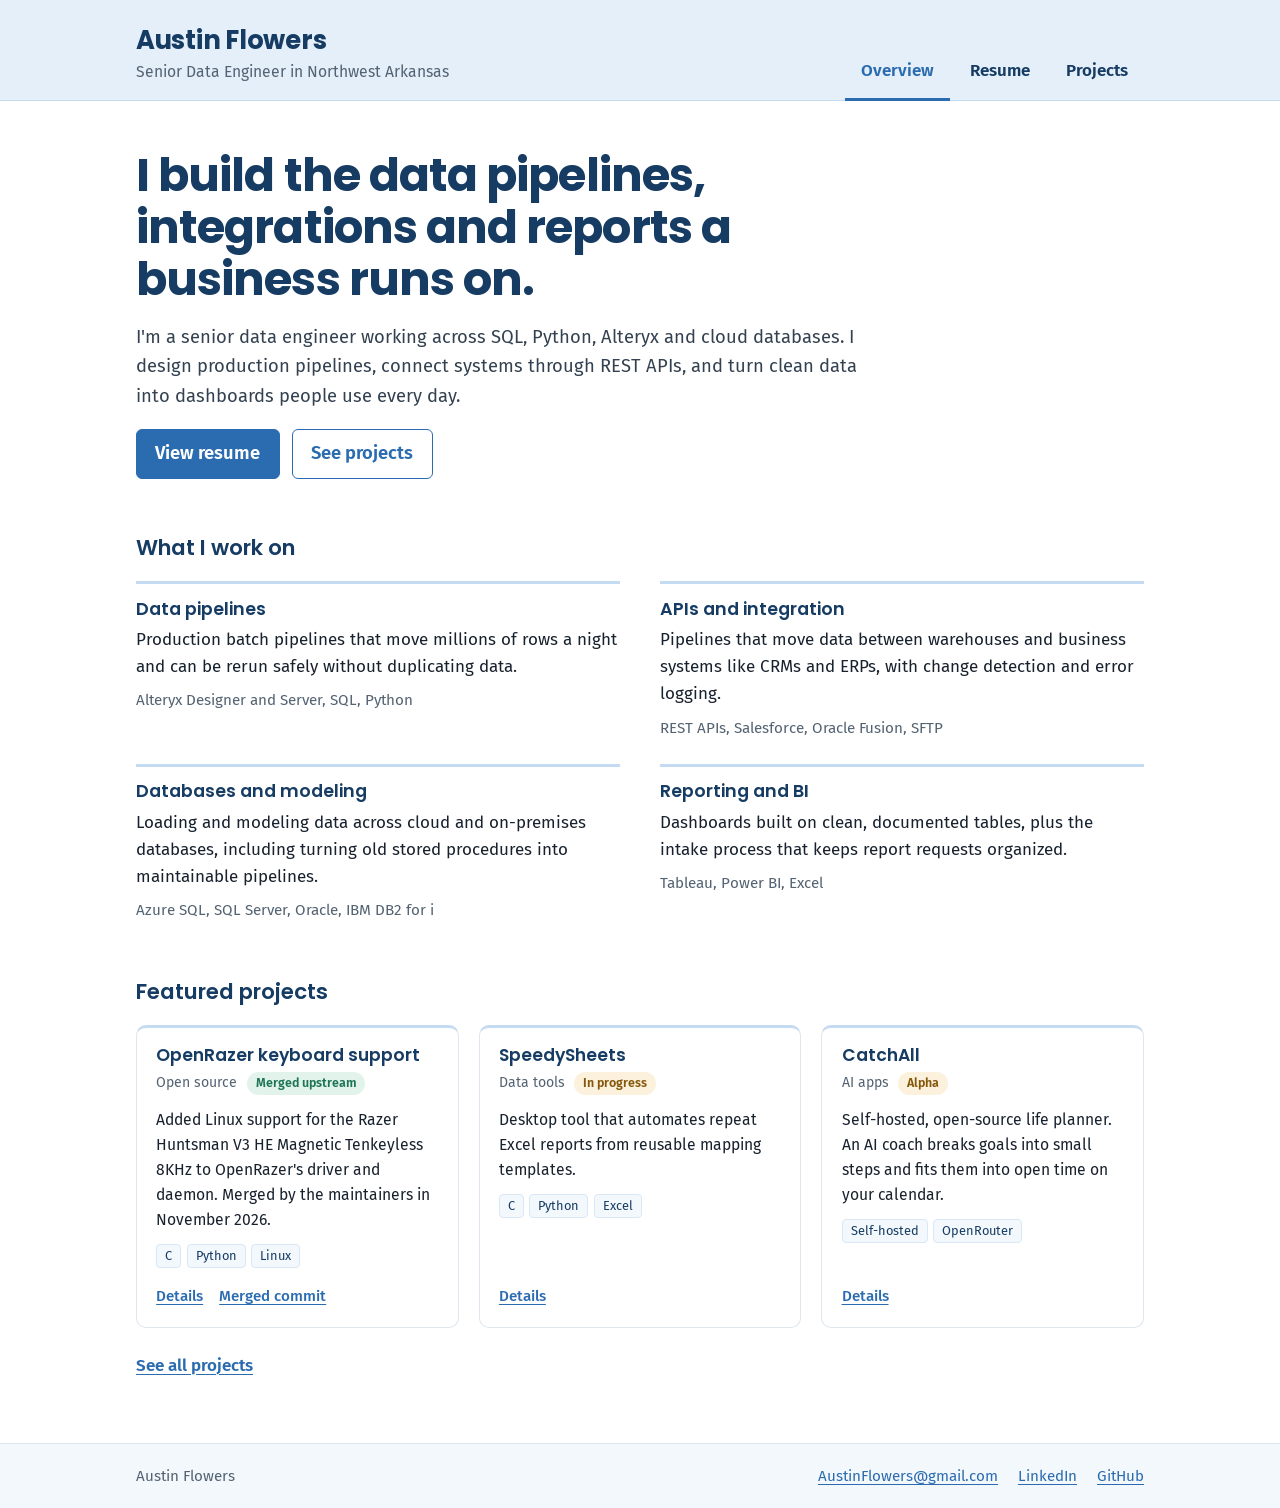
<file: index.html>
<!DOCTYPE html>
<html lang="en">
<head>
  <meta charset="utf-8">
  <meta name="viewport" content="width=device-width, initial-scale=1">
  <title>Austin Flowers | Senior Data Engineer</title>
  <meta name="description" content="Austin Flowers, senior data engineer. Production data pipelines, API integrations, databases and Tableau reporting.">
  <meta property="og:title" content="Austin Flowers, Senior Data Engineer">
  <meta property="og:description" content="Production data pipelines, API integrations, databases and reporting.">
  <meta property="og:type" content="website">
  <meta property="og:url" content="https://austin-flowers.github.io/">
  <link rel="icon" href="assets/favicon.svg" type="image/svg+xml">
  <link rel="preload" href="assets/fonts/poppins-latin-700-normal.woff2" as="font" type="font/woff2" crossorigin>
  <link rel="preload" href="assets/fonts/fira-sans-latin-400-normal.woff2" as="font" type="font/woff2" crossorigin>
  <link rel="stylesheet" href="assets/style.css">
</head>
<body>
  <a class="skip" href="#main">Skip to content</a>

  <!-- Header: same block on every page; only aria-current changes -->
  <header class="site-head">
    <div class="wrap">
      <div class="brand">
        <a class="brand__name" href="./">Austin Flowers</a>
        <p class="brand__role">Senior Data Engineer in Northwest Arkansas</p>
      </div>
      <nav aria-label="Pages">
        <ul class="tabs">
          <li><a href="./" aria-current="page">Overview</a></li>
          <li><a href="resume.html">Resume</a></li>
          <li><a href="projects.html">Projects</a></li>
        </ul>
      </nav>
    </div>
  </header>

  <main id="main" class="page">
    <div class="wrap">
      <section class="intro" aria-labelledby="intro-title">
        <h1 id="intro-title">I build the data pipelines, integrations and reports a business runs on.</h1>
        <p>I'm a senior data engineer working across SQL, Python, Alteryx and cloud databases. I design production pipelines, connect systems through REST APIs, and turn clean data into dashboards people use every day.</p>
        <p class="actions">
          <a class="btn btn--solid" href="resume.html">View resume</a>
          <a class="btn" href="projects.html">See projects</a>
        </p>
      </section>

      <section aria-labelledby="areas-title">
        <h2 class="section-title" id="areas-title">What I work on</h2>
        <div class="areas">
          <div class="area">
            <h3>Data pipelines</h3>
            <p>Production batch pipelines that move millions of rows a night and can be rerun safely without duplicating data.</p>
            <p class="tools">Alteryx Designer and Server, SQL, Python</p>
          </div>
          <div class="area">
            <h3>APIs and integration</h3>
            <p>Pipelines that move data between warehouses and business systems like CRMs and ERPs, with change detection and error logging.</p>
            <p class="tools">REST APIs, Salesforce, Oracle Fusion, SFTP</p>
          </div>
          <div class="area">
            <h3>Databases and modeling</h3>
            <p>Loading and modeling data across cloud and on-premises databases, including turning old stored procedures into maintainable pipelines.</p>
            <p class="tools">Azure SQL, SQL Server, Oracle, IBM DB2 for i</p>
          </div>
          <div class="area">
            <h3>Reporting and BI</h3>
            <p>Dashboards built on clean, documented tables, plus the intake process that keeps report requests organized.</p>
            <p class="tools">Tableau, Power BI, Excel</p>
          </div>
        </div>
      </section>

      <section aria-labelledby="featured-title">
        <h2 class="section-title" id="featured-title">Featured projects</h2>
        <div class="tiles" id="featured-tiles"><!-- filled from data/projects.json --></div>
        <p class="more-link"><a href="projects.html">See all projects</a></p>
      </section>
    </div>
  </main>

  <footer class="site-foot">
    <div class="wrap">
      <p>Austin Flowers</p>
      <ul>
        <li><a href="mailto:AustinFlowers@gmail.com">AustinFlowers@gmail.com</a></li>
        <li><a href="https://www.linkedin.com/in/apflowers/">LinkedIn</a></li>
        <li><a href="https://github.com/Austin-Flowers">GitHub</a></li>
      </ul>
    </div>
  </footer>

  <script src="assets/site.js" defer></script>
</body>
</html>
</file>
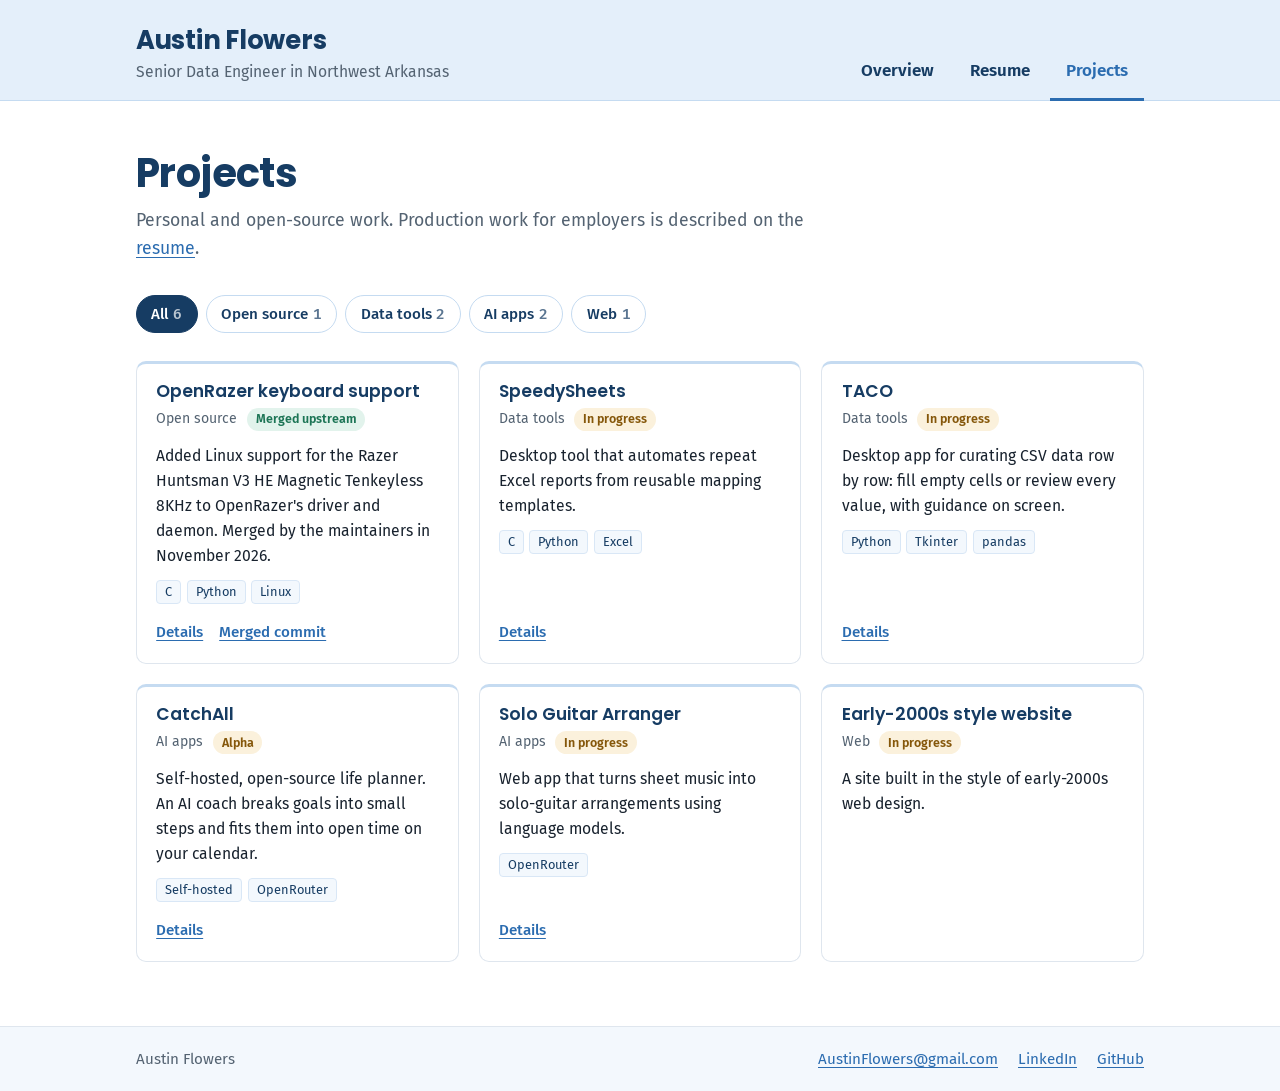
<file: projects.html>
<!DOCTYPE html>
<html lang="en">
<head>
  <meta charset="utf-8">
  <meta name="viewport" content="width=device-width, initial-scale=1">
  <title>Projects | Austin Flowers</title>
  <meta name="description" content="Personal and open-source projects by Austin Flowers, senior data engineer.">
  <link rel="icon" href="assets/favicon.svg" type="image/svg+xml">
  <link rel="preload" href="assets/fonts/poppins-latin-700-normal.woff2" as="font" type="font/woff2" crossorigin>
  <link rel="preload" href="assets/fonts/fira-sans-latin-400-normal.woff2" as="font" type="font/woff2" crossorigin>
  <link rel="stylesheet" href="assets/style.css">
</head>
<body>
  <a class="skip" href="#main">Skip to content</a>

  <header class="site-head">
    <div class="wrap">
      <div class="brand">
        <a class="brand__name" href="./">Austin Flowers</a>
        <p class="brand__role">Senior Data Engineer in Northwest Arkansas</p>
      </div>
      <nav aria-label="Pages">
        <ul class="tabs">
          <li><a href="./">Overview</a></li>
          <li><a href="resume.html">Resume</a></li>
          <li><a href="projects.html" aria-current="page">Projects</a></li>
        </ul>
      </nav>
    </div>
  </header>

  <main id="main" class="page">
    <div class="wrap">
      <h1 class="page-title">Projects</h1>
      <p class="page-intro">Personal and open-source work. Production work for employers is described on the <a href="resume.html">resume</a>.</p>

      <ul class="filters" id="filters" aria-label="Filter projects by type"><!-- filled from data/projects.json --></ul>
      <div class="tiles" id="project-tiles" aria-live="polite"><!-- filled from data/projects.json --></div>
      <noscript><p>The project list needs JavaScript. You can also browse my work at <a href="https://github.com/Austin-Flowers">github.com/Austin-Flowers</a>.</p></noscript>
    </div>
  </main>

  <footer class="site-foot">
    <div class="wrap">
      <p>Austin Flowers</p>
      <ul>
        <li><a href="mailto:AustinFlowers@gmail.com">AustinFlowers@gmail.com</a></li>
        <li><a href="https://www.linkedin.com/in/apflowers/">LinkedIn</a></li>
        <li><a href="https://github.com/Austin-Flowers">GitHub</a></li>
      </ul>
    </div>
  </footer>

  <script src="assets/site.js" defer></script>
</body>
</html>
</file>
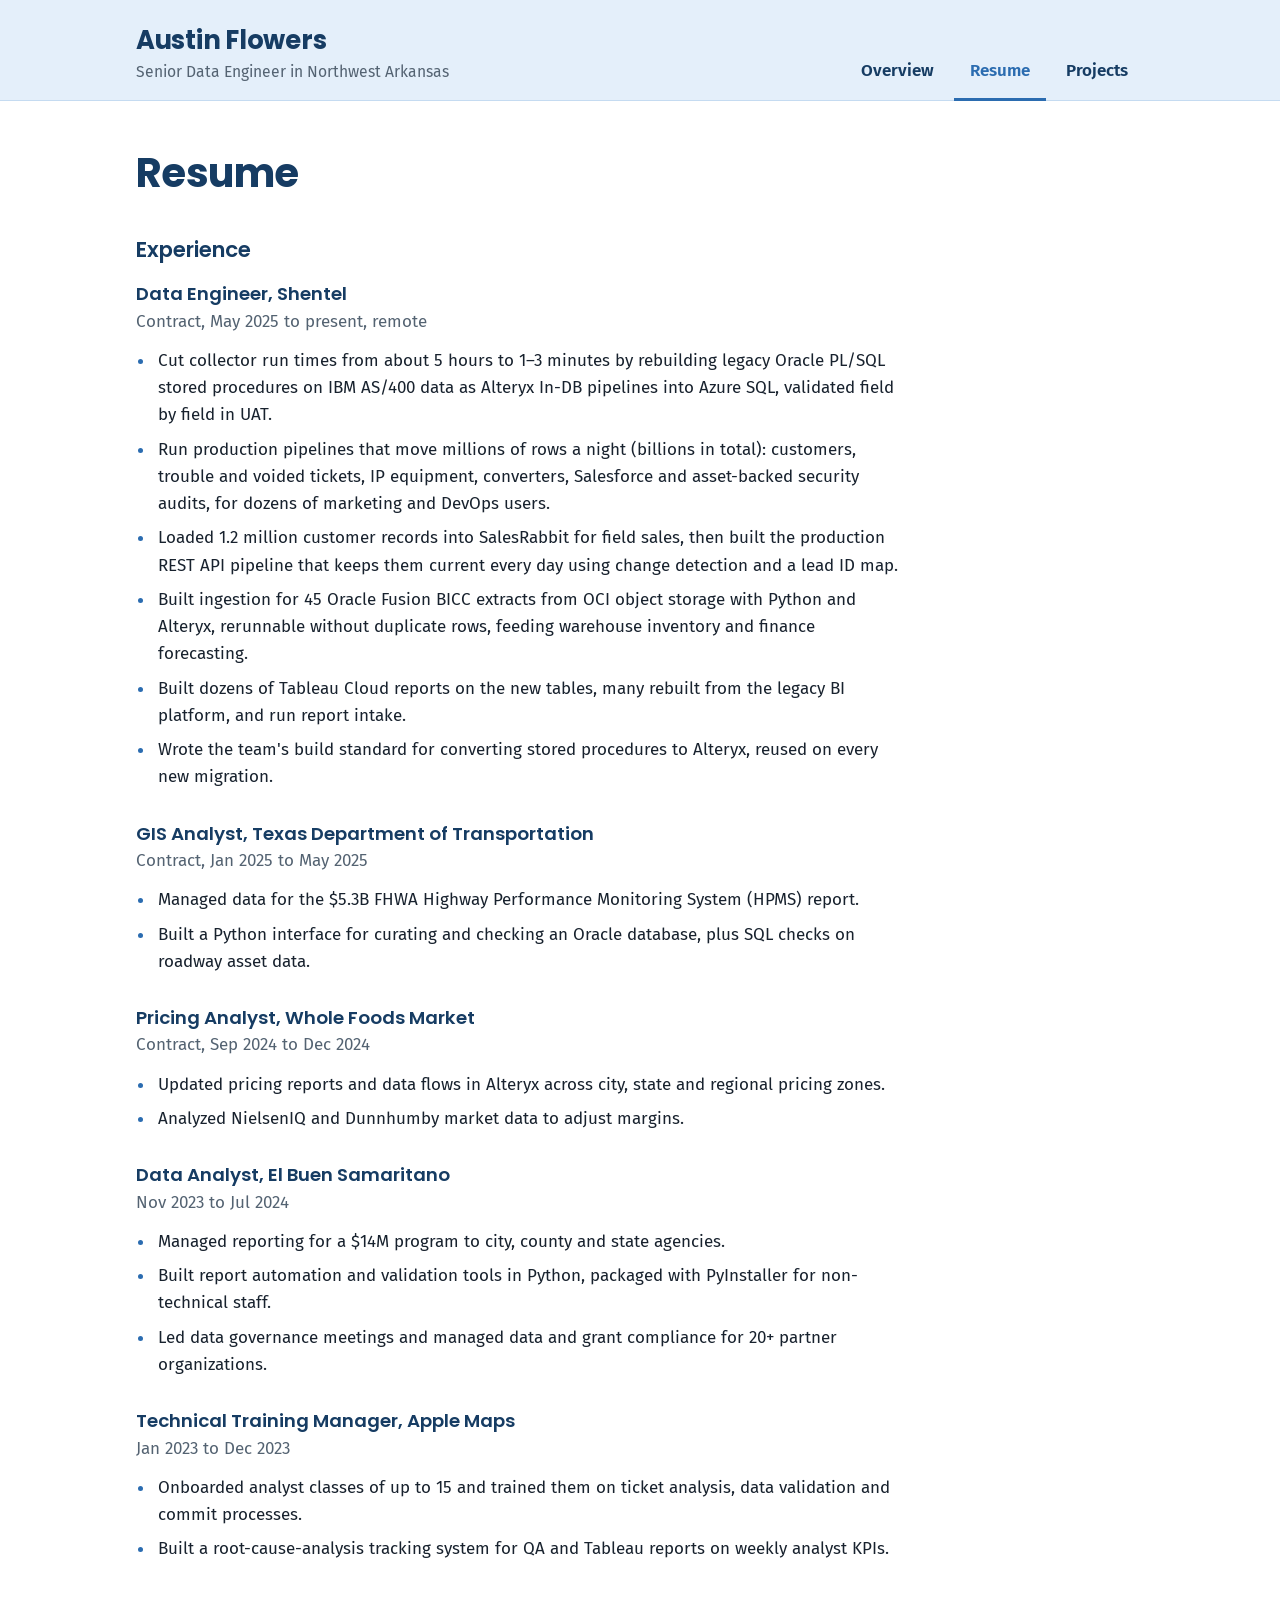
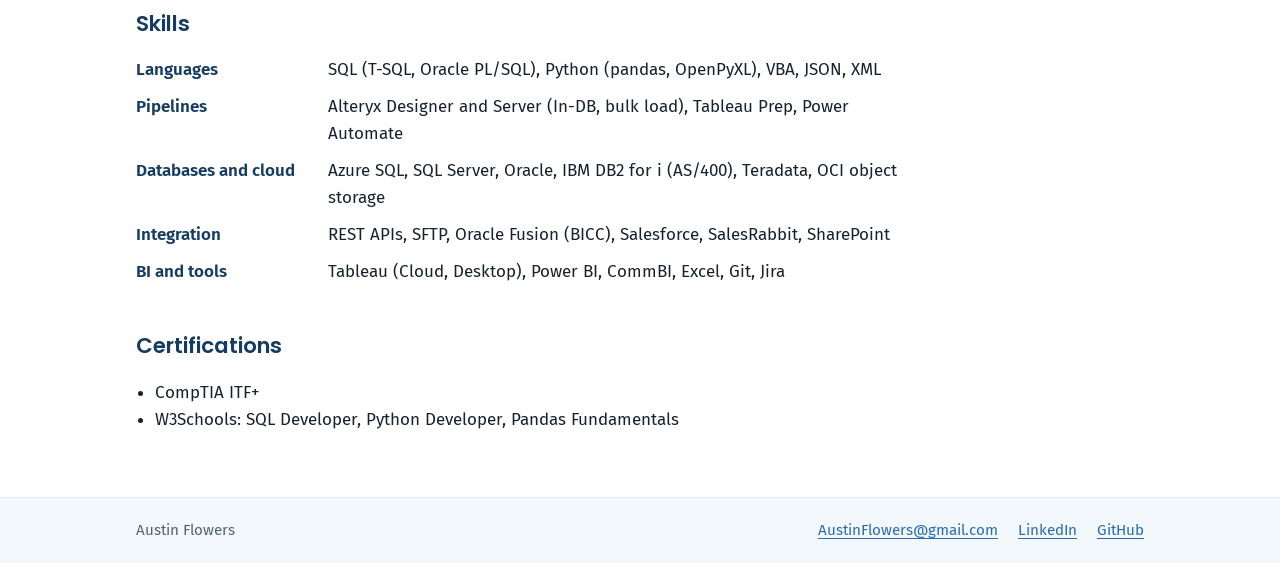
<file: resume.html>
<!DOCTYPE html>
<html lang="en">
<head>
  <meta charset="utf-8">
  <meta name="viewport" content="width=device-width, initial-scale=1">
  <title>Resume | Austin Flowers</title>
  <meta name="description" content="Resume of Austin Flowers, senior data engineer: experience, skills and certifications.">
  <link rel="icon" href="assets/favicon.svg" type="image/svg+xml">
  <link rel="preload" href="assets/fonts/poppins-latin-700-normal.woff2" as="font" type="font/woff2" crossorigin>
  <link rel="preload" href="assets/fonts/fira-sans-latin-400-normal.woff2" as="font" type="font/woff2" crossorigin>
  <link rel="stylesheet" href="assets/style.css">
</head>
<body>
  <a class="skip" href="#main">Skip to content</a>

  <header class="site-head">
    <div class="wrap">
      <div class="brand">
        <a class="brand__name" href="./">Austin Flowers</a>
        <p class="brand__role">Senior Data Engineer in Northwest Arkansas</p>
      </div>
      <nav aria-label="Pages">
        <ul class="tabs">
          <li><a href="./">Overview</a></li>
          <li><a href="resume.html" aria-current="page">Resume</a></li>
          <li><a href="projects.html">Projects</a></li>
        </ul>
      </nav>
    </div>
  </header>

  <main id="main" class="page">
    <div class="wrap resume">
      <div class="resume-head">
        <h1 class="page-title">Resume</h1>
        <!-- To offer a download, put the PDF in assets/ and uncomment:
        <a class="btn btn--solid" href="assets/Austin-Flowers-Data-Engineer.pdf">Download PDF</a> -->
      </div>

      <section aria-labelledby="exp-title" style="margin-top:2.5rem">
        <h2 class="section-title" id="exp-title">Experience</h2>

        <article class="job">
          <header class="job__head">
            <h3>Data Engineer, Shentel</h3>
            <p class="job__meta">Contract, May 2025 to present, remote</p>
          </header>
          <ul>
            <li>Cut collector run times from about 5 hours to 1–3 minutes by rebuilding legacy Oracle PL/SQL stored procedures on IBM AS/400 data as Alteryx In-DB pipelines into Azure SQL, validated field by field in UAT.</li>
            <li>Run production pipelines that move millions of rows a night (billions in total): customers, trouble and voided tickets, IP equipment, converters, Salesforce and asset-backed security audits, for dozens of marketing and DevOps users.</li>
            <li>Loaded 1.2 million customer records into SalesRabbit for field sales, then built the production REST API pipeline that keeps them current every day using change detection and a lead ID map.</li>
            <li>Built ingestion for 45 Oracle Fusion BICC extracts from OCI object storage with Python and Alteryx, rerunnable without duplicate rows, feeding warehouse inventory and finance forecasting.</li>
            <li>Built dozens of Tableau Cloud reports on the new tables, many rebuilt from the legacy BI platform, and run report intake.</li>
            <li>Wrote the team's build standard for converting stored procedures to Alteryx, reused on every new migration.</li>
          </ul>
        </article>

        <article class="job">
          <header class="job__head">
            <h3>GIS Analyst, Texas Department of Transportation</h3>
            <p class="job__meta">Contract, Jan 2025 to May 2025</p>
          </header>
          <ul>
            <li>Managed data for the $5.3B FHWA Highway Performance Monitoring System (HPMS) report.</li>
            <li>Built a Python interface for curating and checking an Oracle database, plus SQL checks on roadway asset data.</li>
          </ul>
        </article>

        <article class="job">
          <header class="job__head">
            <h3>Pricing Analyst, Whole Foods Market</h3>
            <p class="job__meta">Contract, Sep 2024 to Dec 2024</p>
          </header>
          <ul>
            <li>Updated pricing reports and data flows in Alteryx across city, state and regional pricing zones.</li>
            <li>Analyzed NielsenIQ and Dunnhumby market data to adjust margins.</li>
          </ul>
        </article>

        <article class="job">
          <header class="job__head">
            <h3>Data Analyst, El Buen Samaritano</h3>
            <p class="job__meta">Nov 2023 to Jul 2024</p>
          </header>
          <ul>
            <li>Managed reporting for a $14M program to city, county and state agencies.</li>
            <li>Built report automation and validation tools in Python, packaged with PyInstaller for non-technical staff.</li>
            <li>Led data governance meetings and managed data and grant compliance for 20+ partner organizations.</li>
          </ul>
        </article>

        <article class="job">
          <header class="job__head">
            <h3>Technical Training Manager, Apple Maps</h3>
            <p class="job__meta">Jan 2023 to Dec 2023</p>
          </header>
          <ul>
            <li>Onboarded analyst classes of up to 15 and trained them on ticket analysis, data validation and commit processes.</li>
            <li>Built a root-cause-analysis tracking system for QA and Tableau reports on weekly analyst KPIs.</li>
          </ul>
        </article>
      </section>

      <section aria-labelledby="skills-title" style="margin-top:3rem">
        <h2 class="section-title" id="skills-title">Skills</h2>
        <dl class="skills">
          <div><dt>Languages</dt><dd>SQL (T-SQL, Oracle PL/SQL), Python (pandas, OpenPyXL), VBA, JSON, XML</dd></div>
          <div><dt>Pipelines</dt><dd>Alteryx Designer and Server (In-DB, bulk load), Tableau Prep, Power Automate</dd></div>
          <div><dt>Databases and cloud</dt><dd>Azure SQL, SQL Server, Oracle, IBM DB2 for i (AS/400), Teradata, OCI object storage</dd></div>
          <div><dt>Integration</dt><dd>REST APIs, SFTP, Oracle Fusion (BICC), Salesforce, SalesRabbit, SharePoint</dd></div>
          <div><dt>BI and tools</dt><dd>Tableau (Cloud, Desktop), Power BI, CommBI, Excel, Git, Jira</dd></div>
        </dl>
      </section>

      <section aria-labelledby="certs-title" style="margin-top:3rem">
        <h2 class="section-title" id="certs-title">Certifications</h2>
        <ul class="plain-list">
          <li>CompTIA ITF+</li>
          <li>W3Schools: SQL Developer, Python Developer, Pandas Fundamentals</li>
        </ul>
      </section>
    </div>
  </main>

  <footer class="site-foot">
    <div class="wrap">
      <p>Austin Flowers</p>
      <ul>
        <li><a href="mailto:AustinFlowers@gmail.com">AustinFlowers@gmail.com</a></li>
        <li><a href="https://www.linkedin.com/in/apflowers/">LinkedIn</a></li>
        <li><a href="https://github.com/Austin-Flowers">GitHub</a></li>
      </ul>
    </div>
  </footer>
</body>
</html>
</file>
<file: assets/style.css>
/* Austin Flowers — portfolio
   Three pages (Overview, Resume, Projects) sharing one header and this stylesheet. */

/* Fonts are self-hosted (SIL Open Font License): Poppins and Fira Sans, latin subset */
@font-face { font-family: "Poppins"; font-weight: 600; font-display: swap; src: url("fonts/poppins-latin-600-normal.woff2") format("woff2"); }
@font-face { font-family: "Poppins"; font-weight: 700; font-display: swap; src: url("fonts/poppins-latin-700-normal.woff2") format("woff2"); }
@font-face { font-family: "Fira Sans"; font-weight: 400; font-display: swap; src: url("fonts/fira-sans-latin-400-normal.woff2") format("woff2"); }
@font-face { font-family: "Fira Sans"; font-weight: 400; font-style: italic; font-display: swap; src: url("fonts/fira-sans-latin-400-italic.woff2") format("woff2"); }
@font-face { font-family: "Fira Sans"; font-weight: 500; font-display: swap; src: url("fonts/fira-sans-latin-500-normal.woff2") format("woff2"); }
@font-face { font-family: "Fira Sans"; font-weight: 600; font-display: swap; src: url("fonts/fira-sans-latin-600-normal.woff2") format("woff2"); }

:root {
  --sky: #e4effa;        /* header band */
  --sky-soft: #f3f8fd;   /* light wash behind sections */
  --sky-line: #c5dbf1;   /* borders on blue */
  --blue: #2b6cb0;       /* links, buttons, active tab */
  --blue-dark: #1f568f;
  --navy: #163c63;       /* name and headings */
  --ink: #18222e;
  --muted: #546372;
  --line: #dfe6ee;
  --paper: #ffffff;
  --live: #1d7556;
  --live-bg: #e2f3ec;
  --wip: #85570a;
  --wip-bg: #fbf1dc;

  --display: "Poppins", "Segoe UI", system-ui, sans-serif;
  --body: "Fira Sans", "Segoe UI", system-ui, sans-serif;
  --wrap: 68rem;
  --measure: 42rem;
}

*, *::before, *::after { box-sizing: border-box; }
body {
  margin: 0; font-family: var(--body); font-size: 1.0625rem; line-height: 1.6;
  color: var(--ink); background: var(--paper);
  -webkit-font-smoothing: antialiased;
  display: flex; flex-direction: column; min-height: 100vh;
}
main { flex: 1; }

a { color: var(--blue); text-underline-offset: 0.18em; text-decoration-thickness: 1px; }
a:hover { color: var(--blue-dark); text-decoration-thickness: 2px; }
:focus-visible { outline: 3px solid #7fb3e8; outline-offset: 2px; border-radius: 3px; }

.wrap { max-width: var(--wrap); margin: 0 auto; padding: 0 clamp(1.25rem, 4vw, 2.5rem); }

.skip {
  position: absolute; left: 1rem; top: -3rem; z-index: 10;
  background: var(--paper); color: var(--ink); padding: 0.5rem 0.9rem; border-radius: 4px;
}
.skip:focus { top: 1rem; }

/* ---------- Header and tabs ---------- */
.site-head { background: var(--sky); border-bottom: 1px solid var(--sky-line); }
.site-head .wrap {
  display: flex; flex-wrap: wrap; align-items: flex-end; justify-content: space-between;
  gap: 0.75rem 2rem; padding-top: 1.6rem;
}
.brand { padding-bottom: 1rem; }
.brand__name {
  font-family: var(--display); font-weight: 700; font-size: 1.6rem; line-height: 1.1;
  color: var(--navy); text-decoration: none; letter-spacing: -0.01em;
}
.brand__name:hover { color: var(--navy); }
.brand__role { margin: 0.15rem 0 0; color: var(--muted); font-size: 0.98rem; }

.tabs { display: flex; gap: 0.25rem; margin: 0; padding: 0; list-style: none; }
.tabs a {
  display: block; padding: 0.7rem 1rem 0.85rem; font-weight: 600; color: var(--navy);
  text-decoration: none; border-bottom: 3px solid transparent; margin-bottom: -1px;
}
.tabs a:hover { color: var(--blue); border-bottom-color: var(--sky-line); }
.tabs a[aria-current="page"] { color: var(--blue); border-bottom-color: var(--blue); }

/* ---------- Shared type ---------- */
h1, h2, h3, h4 { font-family: var(--display); color: var(--navy); line-height: 1.2; }
.page-title { font-size: clamp(1.9rem, 3.4vw, 2.5rem); font-weight: 700; margin: 0; letter-spacing: -0.015em; }
.page-intro { color: var(--muted); max-width: var(--measure); margin: 0.6rem 0 0; font-size: 1.1rem; }
.section-title { font-size: 1.35rem; font-weight: 600; margin: 0 0 1.25rem; }

.page { padding: 3rem 0 4rem; }
.page > .wrap > section + section { margin-top: 3.5rem; }

.btn {
  display: inline-block; padding: 0.6rem 1.15rem; border-radius: 6px;
  border: 1.5px solid var(--blue); color: var(--blue); text-decoration: none; background: var(--paper);
  font: inherit; font-weight: 600; cursor: pointer;
}
.btn:hover { background: var(--sky-soft); color: var(--blue-dark); text-decoration: none; }
.btn--solid { background: var(--blue); color: #fff; }
.btn--solid:hover { background: var(--blue-dark); color: #fff; }
.actions { display: flex; flex-wrap: wrap; gap: 0.75rem; margin: 1.75rem 0 0; }

/* ---------- Overview ---------- */
.intro { max-width: 46rem; }
.intro h1 { font-size: clamp(2rem, 4vw, 2.9rem); font-weight: 700; margin: 0; letter-spacing: -0.02em; line-height: 1.12; }
.intro p { font-size: 1.15rem; color: #334150; margin: 1.1rem 0 0; }

.areas { display: grid; grid-template-columns: repeat(2, minmax(0, 1fr)); gap: 1.5rem 2.5rem; margin: 0; }
.area { border-top: 3px solid var(--sky-line); padding-top: 0.9rem; }
.area h3 { font-size: 1.1rem; font-weight: 600; margin: 0; }
.area p { margin: 0.4rem 0 0; }
.area .tools { color: var(--muted); font-size: 0.95rem; margin-top: 0.5rem; }

.more-link { margin: 1.5rem 0 0; font-weight: 600; }

/* ---------- Project tiles ---------- */
.filters { display: flex; flex-wrap: wrap; gap: 0.5rem; margin: 2rem 0 1.75rem; padding: 0; list-style: none; }
.filters button {
  font: inherit; font-size: 0.95rem; font-weight: 500; cursor: pointer;
  padding: 0.35rem 0.9rem; border-radius: 999px;
  border: 1px solid var(--sky-line); background: var(--paper); color: var(--navy);
}
.filters button:hover { background: var(--sky-soft); }
.filters button[aria-pressed="true"] { background: var(--navy); border-color: var(--navy); color: #fff; }
.filters .count { opacity: 0.7; margin-left: 0.3rem; font-variant-numeric: tabular-nums; }

.tiles { display: grid; grid-template-columns: repeat(auto-fill, minmax(17.5rem, 1fr)); gap: 1.25rem; }
.tile {
  display: flex; flex-direction: column; background: var(--paper);
  border: 1px solid var(--line); border-top: 3px solid var(--sky-line); border-radius: 10px; overflow: hidden;
}
.tile__image { aspect-ratio: 16 / 9; background: var(--sky-soft); border-bottom: 1px solid var(--line); }
.tile__image img { width: 100%; height: 100%; object-fit: cover; display: block; }
.tile__body { padding: 1.1rem 1.2rem 1.15rem; display: flex; flex-direction: column; flex: 1; }
.tile__title { font-size: 1.08rem; font-weight: 600; margin: 0; }
.tile__meta { display: flex; flex-wrap: wrap; align-items: center; gap: 0.35rem 0.6rem; margin: 0.35rem 0 0; }
.tile__group { font-size: 0.88rem; color: var(--muted); }
.detail .tile__group { display: block; margin-top: 0.15rem; }
.tile__summary { margin: 0.7rem 0 0; font-size: 0.98rem; }
.tile__tech { margin: 0.75rem 0 0; display: flex; flex-wrap: wrap; gap: 0.35rem; padding: 0; list-style: none; }
.tile__tech li { font-size: 0.8rem; background: var(--sky-soft); color: var(--navy); border: 1px solid #d9e7f6; padding: 0.05rem 0.5rem; border-radius: 4px; }
.tile__foot { margin-top: auto; padding-top: 1rem; display: flex; flex-wrap: wrap; align-items: center; gap: 0.4rem 1rem; font-weight: 500; font-size: 0.95rem; }
.tile__more { font: inherit; background: none; border: 0; padding: 0; color: var(--blue); cursor: pointer; text-decoration: underline; text-underline-offset: 0.18em; }
.tile__more:hover { color: var(--blue-dark); }

.status { font-size: 0.78rem; font-weight: 600; padding: 0.12rem 0.55rem; border-radius: 999px; white-space: nowrap; flex: none; }
.status--live, .status--merged { color: var(--live); background: var(--live-bg); }
.status--in-progress { color: var(--wip); background: var(--wip-bg); }
.status--archived { color: var(--muted); background: #edf0f3; }

.empty { color: var(--muted); }

/* Detail dialog */
.detail { border: 0; border-radius: 12px; padding: 0; width: min(36rem, calc(100vw - 2rem)); box-shadow: 0 20px 60px rgba(22, 60, 99, 0.25); }
.detail::backdrop { background: rgba(22, 40, 60, 0.45); }
.detail__inner { padding: 1.5rem 1.6rem 1.4rem; }
.detail__head { display: flex; justify-content: space-between; gap: 1rem; align-items: flex-start; }
.detail h2 { margin: 0; font-size: 1.3rem; }
.detail__close { font: inherit; font-size: 1.5rem; line-height: 1; background: none; border: 0; color: var(--muted); cursor: pointer; padding: 0.1rem 0.3rem; }
.detail p { margin: 0.8rem 0 0; }
.detail .tile__foot { padding-top: 1.1rem; }
@media (prefers-reduced-motion: no-preference) {
  .detail[open] { animation: rise 0.18s ease-out; }
  @keyframes rise { from { opacity: 0; transform: translateY(8px); } to { opacity: 1; transform: none; } }
}

/* ---------- Resume ---------- */
.resume > * { max-width: 48rem; }
.resume-head { display: flex; flex-wrap: wrap; justify-content: space-between; align-items: flex-end; gap: 1rem; }
.job + .job { margin-top: 2rem; }
.job__head h3 { font-size: 1.15rem; font-weight: 600; margin: 0; }
.job__meta { margin: 0.15rem 0 0; color: var(--muted); }
.job ul { margin: 0.75rem 0 0; padding-left: 1.2rem; }
.job li { margin-bottom: 0.45rem; padding-left: 0.15rem; }
.job li::marker { color: var(--blue); }
.skills { margin: 0; display: grid; gap: 0.6rem; }
.skills > div { display: grid; grid-template-columns: 11rem 1fr; gap: 1rem; }
.skills dt { font-weight: 600; color: var(--navy); }
.skills dd { margin: 0; }
.plain-list { margin: 0; padding-left: 1.2rem; }

/* ---------- Footer ---------- */
.site-foot { border-top: 1px solid var(--line); background: var(--sky-soft); color: var(--muted); font-size: 0.95rem; }
.site-foot p { margin: 0; }
.site-foot .wrap { display: flex; flex-wrap: wrap; align-items: center; justify-content: space-between; gap: 0.5rem 2rem; padding-top: 1.25rem; padding-bottom: 1.25rem; }
.site-foot ul { display: flex; flex-wrap: wrap; gap: 0.4rem 1.25rem; margin: 0; padding: 0; list-style: none; }

/* ---------- Small screens ---------- */
@media (max-width: 720px) {
  .site-head .wrap { flex-direction: column; align-items: flex-start; gap: 0; padding-top: 1.25rem; }
  .brand { padding-bottom: 0.5rem; }
  .tabs a { padding: 0.6rem 0.75rem 0.7rem; }
  .tabs li:first-child a { padding-left: 0; }
  .areas { grid-template-columns: 1fr; }
  .skills > div { grid-template-columns: 1fr; gap: 0; }
  .page { padding-top: 2rem; }
}

@media print {
  .site-head .tabs, .actions, .skip, .site-foot { display: none; }
}
</file>
